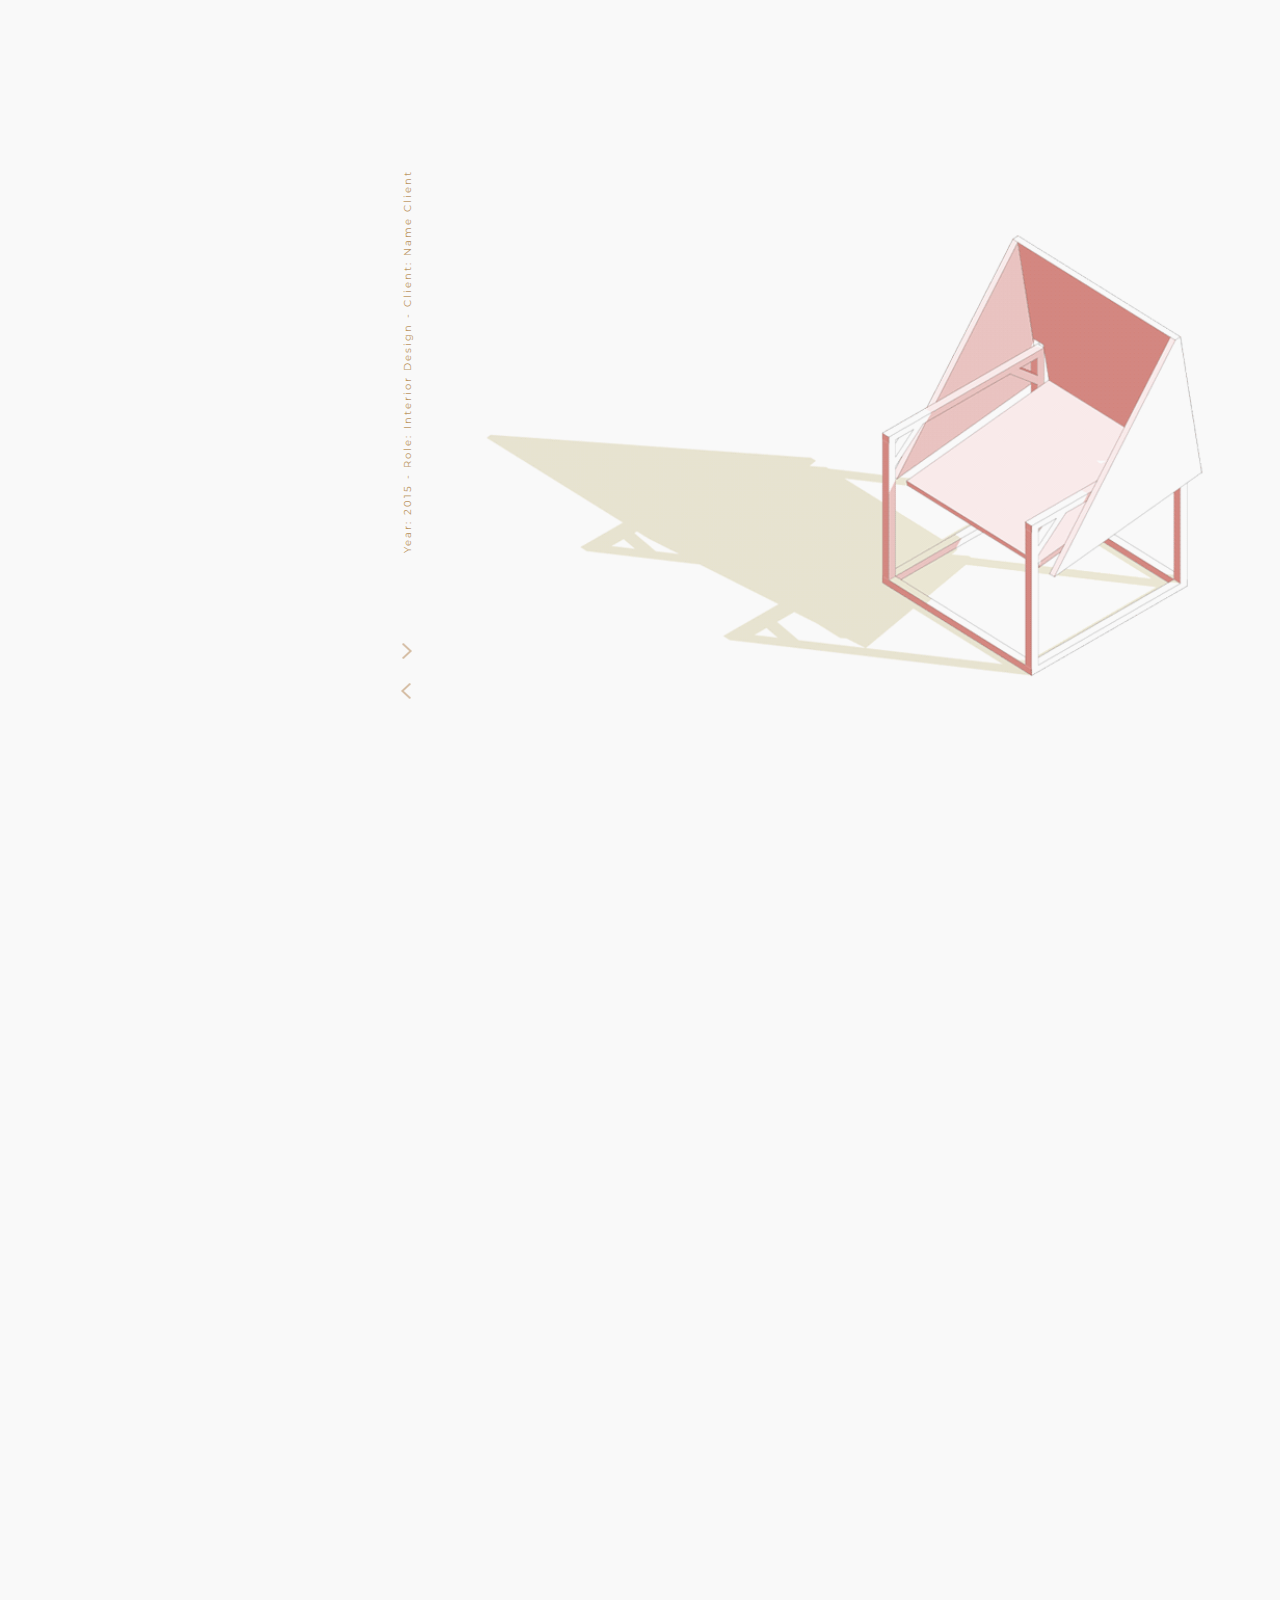
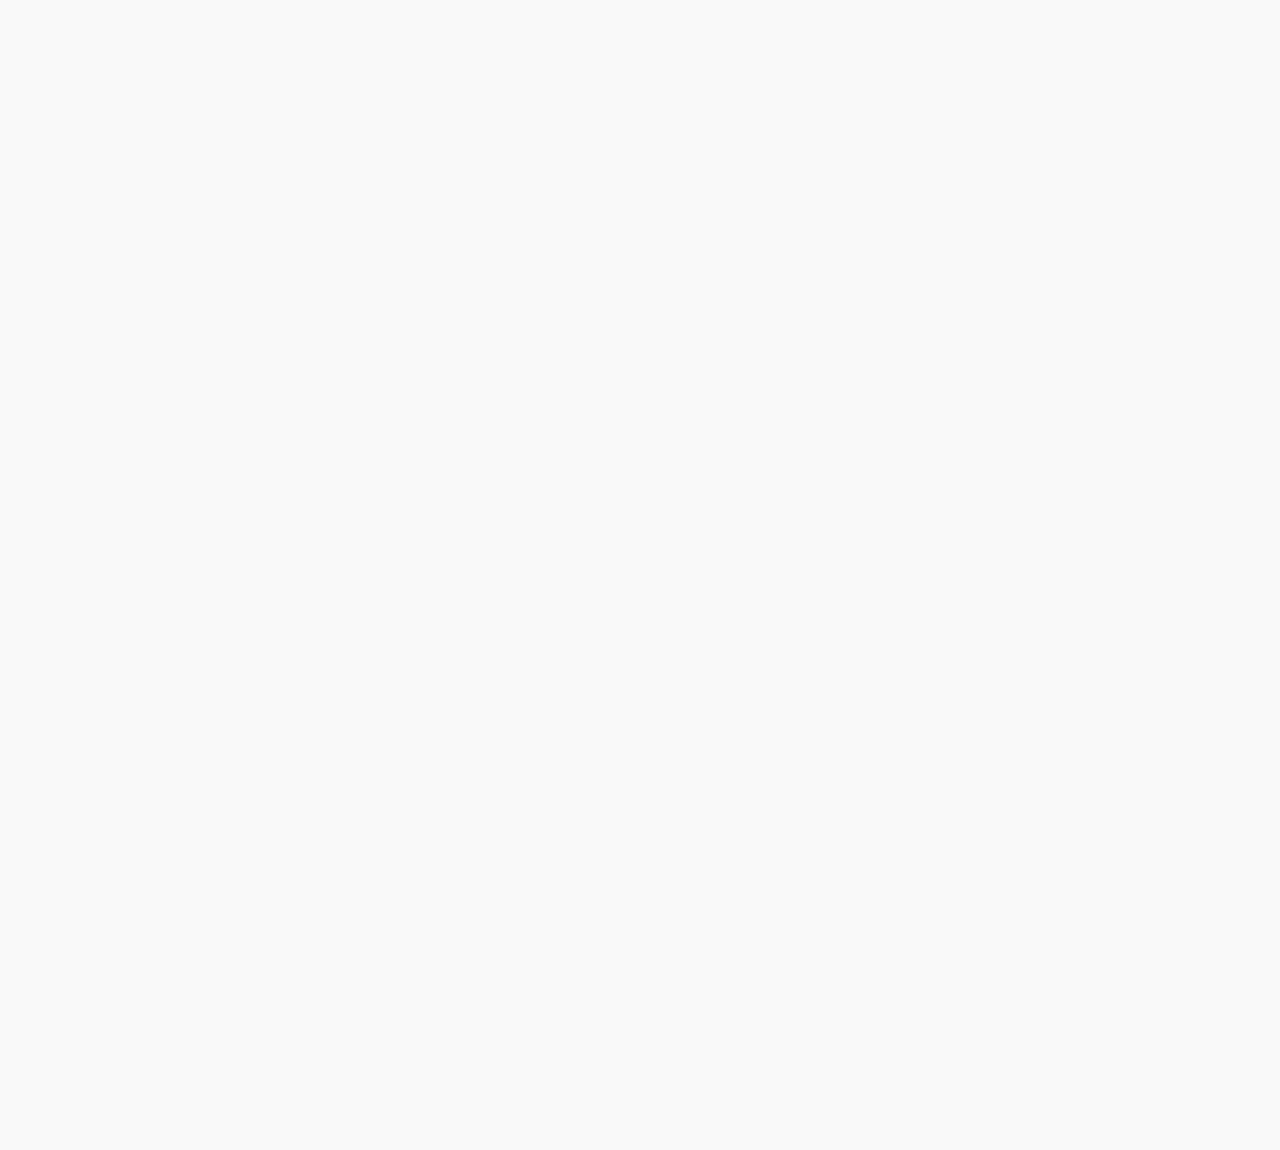
<file: bauhaus.html>
<!DOCTYPE html>
<html dir="ltr" lang="en-US">
<head>
	<meta charset="UTF-8">
	<title>Das Koncept - Design agency based in Munich / Milan
	</title>
	<meta name="description" content="Das Koncept - Design agency based in Munich / Milan">
	<meta name="author" content="Das Koncept - Design agency based in Munich / Milan">
	<meta property="og:url" content="http://www.daskoncept.com" />
	<meta property="og:type" content="website" />
	<meta property="og:title" content="Das Koncept - Design agency based in Munich / Milan" />
	<meta property="og:description" content="We are a multi-disciplinary award winning design agency based on Munich and Milan, working on creative projects in digital and interior design." />
	<meta property="og:image" content="http://www.daskoncept.com/img/cover.jpg" />
	<meta name="copyright" content="Das Koncept" />
	<meta name="robots" content="ALL" />
	<meta name="language" content="it" />
	<meta name="viewport" content="width=1024 , user-scalable=yes">
	<meta name="format-detection" content="telephone=no">
	<link rel="stylesheet" type="text/css" media="all" href="css/styling.css">
	<link rel="shortcut icon" href="img/favicon.ico" />
	<!--[if lt IE 9]>
		<script type="text/javascript" src="js/html5shiv.js"></script>
		<script type="text/javascript" src="js/css3-mediaqueries.min.js"></script>
	<![endif]-->
	<script type="text/javascript" src="js/modernizr-1.6.min.js">
	</script>
	<link rel="stylesheet" type="text/css" href="css/net.css" />
</head>
<body>
<!--div id="layout" style="width: 0px; margin-left: -832.5pxpx; margin-top: -1977px;"-->
	<div id="layout">
	<!-- NETF -->
	<section id="netf">
		<div id="net" class="net">
			<main>
				<div class="content content--fixed">
				</div>
				<div class="slideshow">
					<div class="slides">
						<div class="slide slide--current">
							<div class="slide__img" style="background-image: url(img/bauhaus.gif)">
							</div>
							<h2 class="slide__title">
							</h2>
							<p class="slide__desc">
							</p>
							<a class="slide__link" href="#">
							</a>
						</div>
						<div id="descrizione" class="descrizione">Year: 2015 - Role: Interior Design - Client: Name Client
						</div>
					</div>
					<nav class="slidenav">
						<button class="slidenav__item slidenav__item--prev">
							<span id="arrow-p" class="arrow-p">
							</span>
						</button>
						<button class="slidenav__item slidenav__item--next">
							<span id="arrow-n" class="arrow-n">
							</span>
						</button>
					</nav>
				</div>
			</main>
			<script src="js/demo.js">
			</script>
			<script src="js/imagesloaded.pkgd.min.js">
			</script>
			<script src="js/anime.min.js">
			</script>
			<script src="js/net.js">
			</script>
		</div>
	</section>
</div>
</body>
</html>
</file>
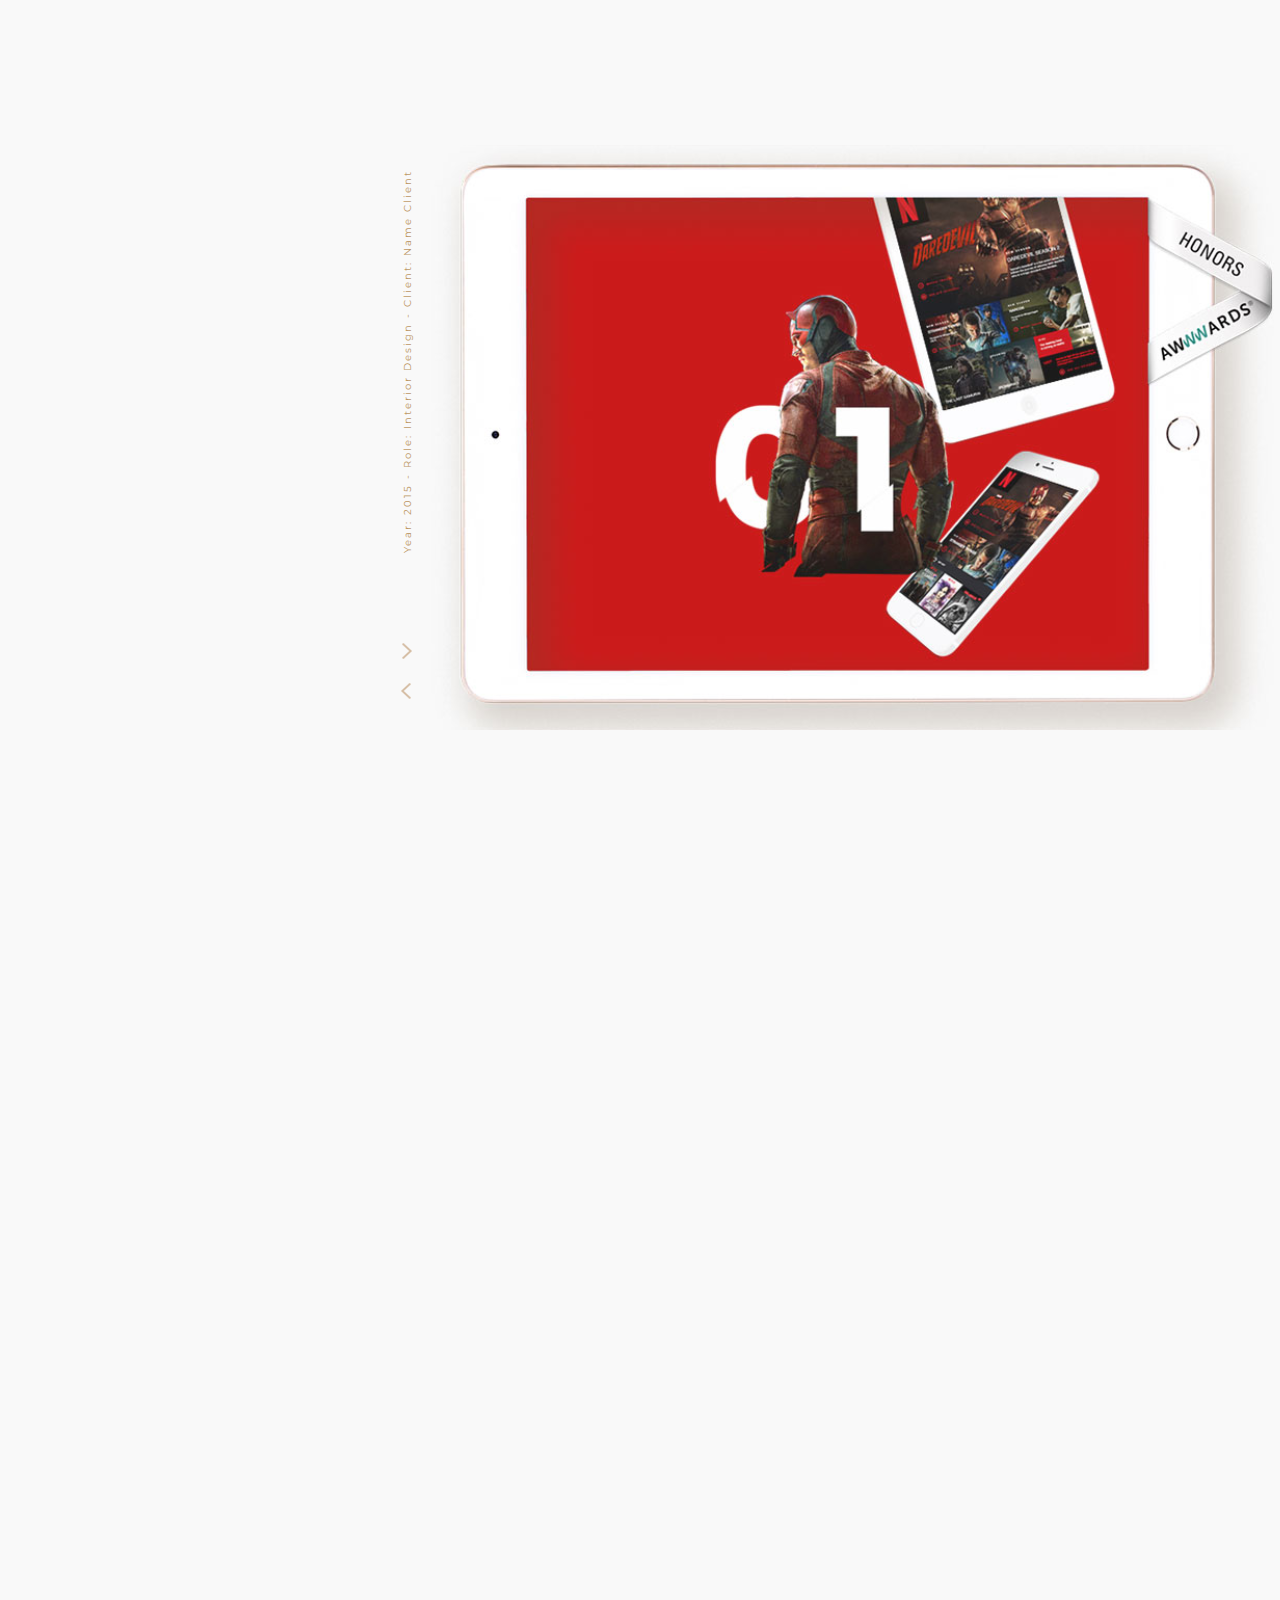
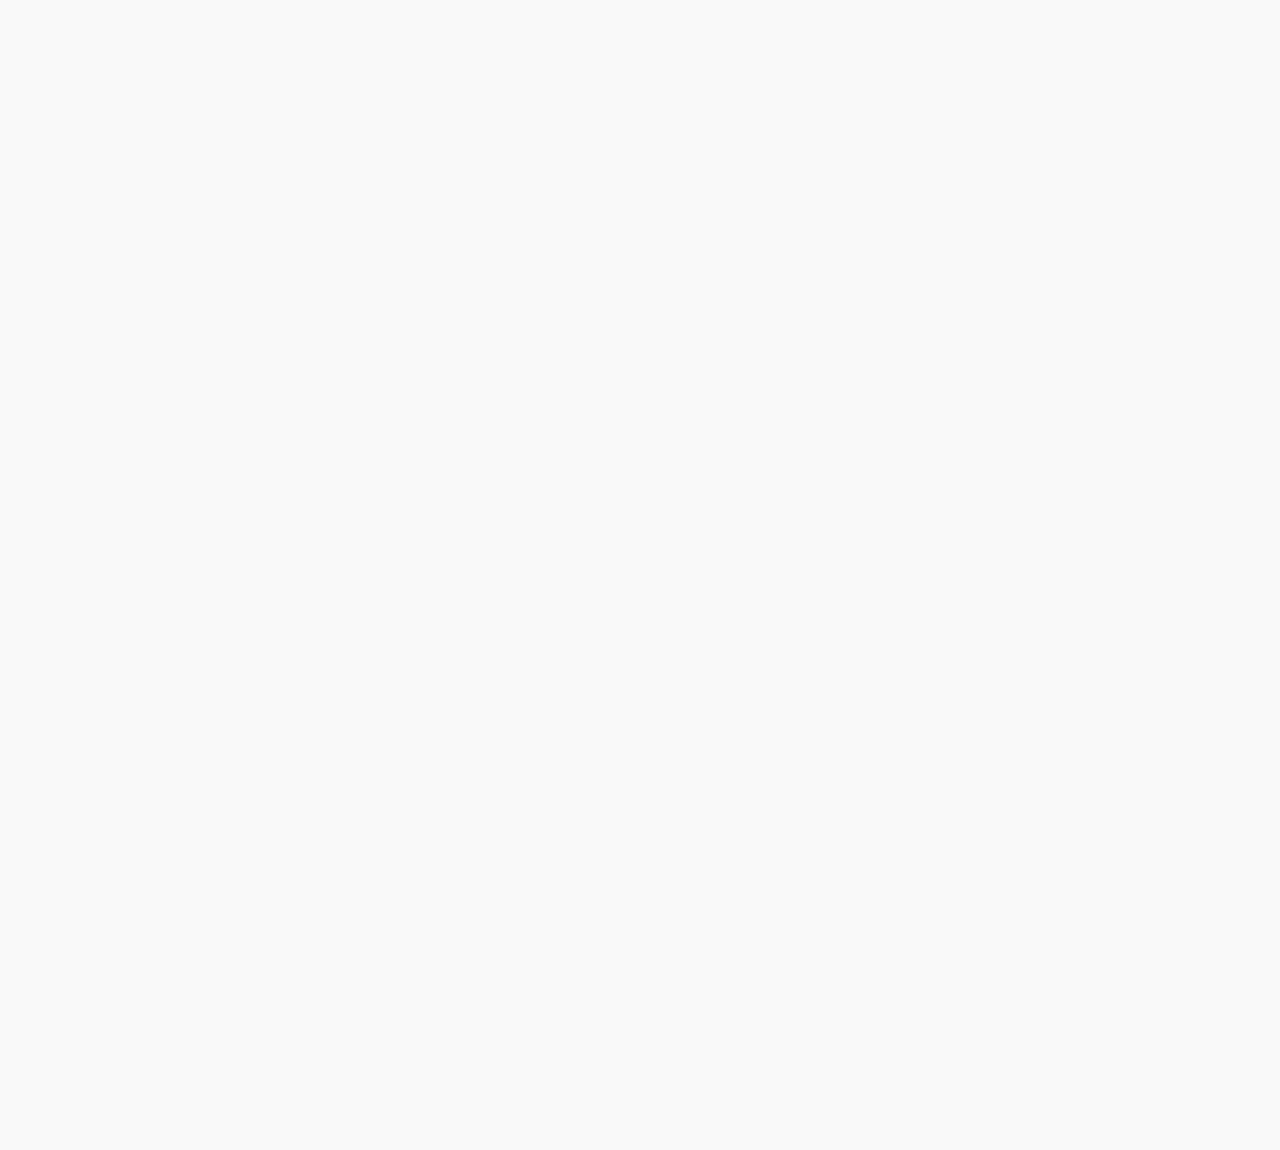
<file: net.html>
<!DOCTYPE html>
<html dir="ltr" lang="en-US">
<head>
	<meta charset="UTF-8">
	<title>Das Koncept - Design agency based in Munich / Milan</title>
	<meta name="description" content="Das Koncept - Design agency based in Munich / Milan">
	<meta name="author" content="Das Koncept - Design agency based in Munich / Milan">
	<meta property="og:url" content="http://www.daskoncept.com" />
	<meta property="og:type" content="website" />
	<meta property="og:title" content="Das Koncept - Design agency based in Munich / Milan" />
	<meta property="og:description" content="We are a multi-disciplinary award winning design agency based on Munich and Milan, working on creative projects in digital and interior design." />
	<meta property="og:image" content="http://www.daskoncept.com/img/cover.jpg" />
	<meta name="copyright" content="Das Koncept" />
	<meta name="robots" content="ALL" />
	<meta name="language" content="it" />
	<meta name="viewport" content="width=1024 , user-scalable=yes">
	<meta name="format-detection" content="telephone=no">
	<link rel="stylesheet" type="text/css" media="all" href="css/styling.css">
	<link rel="shortcut icon" href="img/favicon.ico" />
	<!--[if lt IE 9]>
		<script type="text/javascript" src="js/html5shiv.js"></script>
		<script type="text/javascript" src="js/css3-mediaqueries.min.js"></script>
	<![endif]-->
	<script type="text/javascript" src="js/modernizr-1.6.min.js"></script>
	<link rel="stylesheet" type="text/css" href="css/net.css" />
</head>
<body>
<!--div id="layout" style="width: 0px; margin-left: -832.5pxpx; margin-top: -1977px;"-->
	<div id="layout">
	<!-- NETF -->
		<section id="netf">
		<div id="net" class="net">
			<main>
				<div class="content content--fixed">
				</div>
				<div class="slideshow">
					<div class="slides">
						<div class="slide slide--current">
							<div class="slide__img" style="background-image: url(img/net01.jpg)"></div>
							<h2 class="slide__title"></h2>
							<p class="slide__desc"></p>
							<a class="slide__link" href="#"></a>
						</div>
						<div class="slide">
							<div class="slide__img" style="background-image: url(img/net02.jpg)"></div>
							<h2 class="slide__title"></h2>
							<p class="slide__desc"></p>
							<a class="slide__link" href="#"></a>
						</div>
						<div id="descrizione" class="descrizione">
							Year: 2015 - Role: Interior Design - Client: Name Client
						</div>
					</div>
					<nav class="slidenav">
						<button class="slidenav__item slidenav__item--prev">
							<span id="arrow-p" class="arrow-p"></span>
						</button>
						<button class="slidenav__item slidenav__item--next">
							<span id="arrow-n" class="arrow-n"></span>
						</button>
					</nav>
				</div>
			</main>
		</div>
	</section>
	</div>
	<script src="js/demo.js"></script>
	<script src="js/imagesloaded.pkgd.min.js"></script>
	<script src="js/anime.min.js"></script>
	<script src="js/net.js"></script>
</body>
</html>
</file>
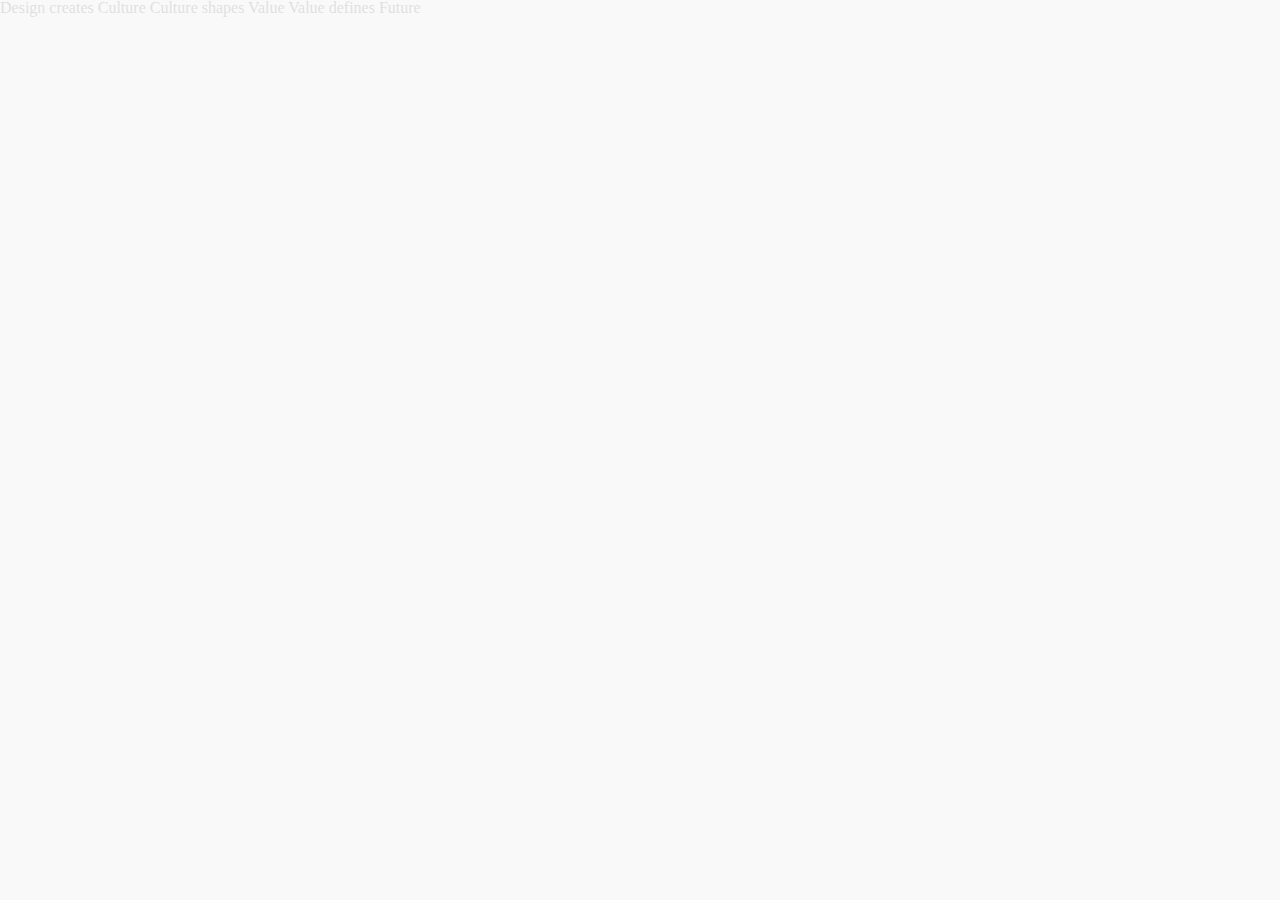
<file: test.html>
<!DOCTYPE html>
<html lang="en">
<head>
   <meta charset="UTF-8">
   <title>Title</title>
</head>
<body>
<link rel="stylesheet" href="css/style.css">
	<div class="dcv-wrapper-par">
		<div class="dcv-wrapper">
			<span class="credo dark designC">Design</span>
			<span class="credo middle createsC">creates</span>
			<span class="credo light cultureC first">Culture</span>
			<span class="credo dark cultureC second">Culture</span>
			<span class="credo middle shapesC">shapes</span>
			<span class="credo light valueC first">Value</span>
			<span class="credo dark valueC second">Value</span>
			<span class="credo middle definesC">defines</span>
			<span class="credo light futureC">Future</span>
		</div>
	</div>
</body>
</html>
</file>
<file: css/styling.css>
@import url('https://fonts.googleapis.com/css?family=Maven+Pro:700');

@import url('https://fonts.googleapis.com/css?family=Montserrat:400,600,700');

@import url('https://fonts.googleapis.com/css?family=Poppins:600');


.slidenet {margin-top:-140px; margin-left:-340px; }


.slidebau {margin-top:-140px; margin-left:-340px; }





.buttnet { width:200px; height:100px; top:5px; left:0; margin-left:-20px; z-index:1000; }



.descrizione {
	width:70%;
	margin-top:495px;
	font-family: 'Montserrat', sans-serif;
	left:50%;
	margin-left:-290px;
	color:#bc9663;
	letter-spacing:2px;
	white-space: 23px;
	line-height:1.5em;
	font-size:10px;
	text-align:right;
    -webkit-transform: rotate(-90.0deg);
    transform: rotate(-90.0deg);
}














.btn_home:hover {
  transition: 0.70s;
  -webkit-transition: 0.70s;
  -moz-transition: 0.70s;
  -ms-transition: 0.70s;
  -o-transition: 0.70s;
  transform-origin: 5% 30%;
  width: 56px;
  height: 60px;
  -webkit-transform: rotate(360deg);
  -moz-transform: rotate(360deg);
  -o-transform: rotate(360deg);
  -ms-transform: rotate(360deg);
  transform: rotate(360deg);
}


.net{ width:100%; height:380px; position:absolute; top:55px; left:0; margin-left:-720px; }


.icon-work{ width:26px; height:26px; position:absolute; top:50%; right:60px; z-index:200; }

.butt-share{ width:9px; height:88px; position:absolute; margin-top:50px; right:60px; z-index:200; }

.dreamon{ width:32px; height:107px; margin-left:70px; position:absolute; background-image:url(../img/dreamon.png); margin-top:65px; z-index:200; }

.and{ width:49px; height:30px; margin-left:40px; position:absolute; background-image:url(../img/and.png); margin-top:43px; z-index:200; }

.create{ width:188px; height:30px; margin-left:20px; position:absolute; background-image:url(../img/create.png); margin-top:43px; z-index:200; }





.culture{ width:410px; height:295px; margin-left:-70px; position:absolute; background-image:url(../img/img-culture.jpg); margin-top:-673px; z-index:20; }

.value{ width:504px; height:521px; margin-left:1167px; position:absolute; background-image:url(../img/img-value.jpg); margin-top:-33px; z-index:10; }

.future{ width:449px; height:288px; margin-left:530px; position:absolute; background-image:url(../img/img-future.jpg); margin-top:823px; z-index:5; }


.david{ width:860px; height:667px; margin-left:1680px; position:absolute; background-image:url(../img/david.jpg); margin-top:-50px; z-index:35; opacity:0; background-repeat:no-repeat; }





.arrow-n {
  background-image:url(../img/arrow-next.png);
  background-repeat:no-repeat;
  position: absolute;
  margin: auto;
  left:0px;
  margin-left:-138px;
  padding: 0;
  margin-top:513px;
  width: 10px;
  height:16px;
  text-align: center;
  z-index:2;
}
.arrow-p {
  background-image:url(../img/arrow-next.png);
  background-repeat:no-repeat;
  position: absolute;
  margin: auto;
  left:0px;
  margin-left:-139px;
  padding: 0;
  margin-top:553px;
  width: 10px;
  height:16px;
  text-align: center;
  z-index:2;
  -webkit-transform: rotate(180deg);
  transform: rotate(180deg);
  text-align: center;
}







.posmenu {
  position: absolute;
  margin-top:400px;
}

.tabhome {
  position: fixed;
  margin: auto;
  left:-130px;
  padding: 0;
  margin-top:-80px;
  width: 80px;
  display: block;
  -webkit-transform: rotate(-90.0deg);
  transform: rotate(-90.0deg);
  text-align: center;
}
.tabwhat {
  position: fixed;
  left:-130px;
  margin: auto;
  padding: 0;
  margin-top:-164px;
  width: 80px;
  display: block;
  -webkit-transform: rotate(-90.0deg);
  transform: rotate(-90.0deg);
  text-align: center;
}
.tabwe {
  position: fixed;
  left:-130px;
  margin: auto;
  padding: 0;
  margin-top:-240px;
  width: 80px;
  display: block;
  -webkit-transform: rotate(-90.0deg);
  transform: rotate(-90.0deg);
  text-align: center;
}
.tabhow {
  position: fixed;
  left:-130px;
  margin: auto;
  padding: 0;
  margin-top:-310px;
  width: 80px;
  display: block;
  -webkit-transform: rotate(-90.0deg);
  transform: rotate(-90.0deg);
  text-align: center;
}
.tabwhere {
  position: fixed;
  margin: auto;
  left:-130px;
  padding: 0;
  margin-top:-400px;
  width: 80px;
  display: block;
  -webkit-transform: rotate(-90.0deg);
  transform: rotate(-90.0deg);
  text-align: center;
}



.d-letter {
  background-image:url(../img/d.png);
  background-repeat:no-repeat;
  position: absolute;
  margin: auto;
  left:30px;
  padding: 0;
  margin-top:40px;
  width: 31px;
  height:48px;
  text-align: center;
  z-index:2000;
}
.d-frase {
  background-color:#0CC;
  background-repeat:no-repeat;
  position: absolute;
  margin: auto;
  left:130px;
  padding: 0;
  margin-top:40px;
  width: 231px;
  height:88px;
  text-align: center;
  z-index:2000;
  opacity:0;
}

/* RESET */
html, body, div, span, applet, object, iframe,
h1, h2, h3, h4, h5, h6, p, blockquote, pre,
a, abbr, acronym, address, big, cite, code,
del, dfn, em, img, ins, kbd, q, s, samp,
small, strike, strong, sub, sup, tt, var,
b, u, i, center,
dl, dt, dd, ol, ul, li,
fieldset, form, label, legend,
table, caption, tbody, tfoot, thead, tr, th, td,
article, aside, canvas, details, figcaption, figure,
footer, header, hgroup, menu, nav, section, summary,
time, mark, audio, video{margin:0; padding:0; border:0; outline:0; font-size:100%; font:inherit; vertical-align:baseline}
article, aside, details, figcaption, figure, footer, header, hgroup, menu, nav, section{display:block}
body{line-height:1}

body {
    background:0 0 repeat;
	background-color:#f9f9f9;
	width:100%;
	height:100%;
	opacity: 0.1;
}

ol, ul{list-style:none}
blockquote, q{quotes:none}
blockquote:before, blockquote:after,
q:before, q:after{content:''; content:none}
ins{text-decoration:none}
del{text-decoration:line-through}
table{border-collapse:collapse; border-spacing:0}

html, body{width:100%; height:100%; min-width:955px; min-height:600px; -webkit-font-smoothing: antialiased}
.clearfix:after { content: "."; display: block; clear: both; visibility: hidden; line-height: 0; height: 0; }
.clearfix { display: inline-block; }
html[xmlns] .clearfix { display: block; }
* html .clearfix { height: 1%; }
#wrapper{width:100%; height:100%; min-width:955px; min-height:600px; position:absolute; overflow:hidden; }
#wrapper h1{text-align:center; font-size:63px; color:#6a5546; letter-spacing:-1px; font-family:'sketch_blockbold'; margin-bottom:-10px; text-transform:uppercase;}

#main-nav{width:98px; height:99px; background:url('') 0 0 no-repeat; position:fixed; top:10px; left:20px; z-index:900}
#main-nav .btn_home{display:block; position:absolute; top:0; margin-top:-100px; margin-left:30px; left:0; width:46px; height:50px;}
#main-nav .btn_home a{display:block; width:46px; height:50px;}
#main-nav ul{position:relative; width:180px; margin:230px 0 0 10px; }
#main-nav ul li{text-align:center; color:red; font-family: 'Montserrat', sans-serif; font-weight:700; font-size:11px; /*margin-bottom:12px;*/ height:29px; letter-spacing:3px; cursor:pointer;}
#main-nav ul li a{text-decoration:none; color: #786d58; height:29px; display:block;}
#main-nav ul li a:hover, #main-nav ul li a.active{color:#bd9663; background:url('') center 11px no-repeat}
#main-nav .fb{position:absolute; bottom:18px; left:79px}
#main-nav .tw{position:absolute; bottom:18px; left:111px}
#news_menu{height:225px; width:205px; position:absolute; left:0; bottom:-230px;}
#news_menu a{cursor:pointer; display:block; width:100%; height:100%; text-decoration:none;}
#news_menu h2{background:#936a4f; height:24px; line-height:24px; padding:0 15px; color:#fff; font-size:18px; font-family:'kg_eyes_wide_openregular'; position:absolute; bottom:0; right:20px}

#layout{/*width:3465px;*/ width:4500px; height:2750px; position: relative; display:block;}
#layout > section {width:955px; height:600px; position: absolute; display:block;}




/* HOME */
#home{bottom: 350px; left: 1195px;}
.home{width:800px; height:537px; position:absolute; top:50%; left:50%; margin:-268px 0 0 -400px;}
.home img.titolo{margin-top:17px}

#home #footer{width:1013px; position:fixed; right:0; margin-right:20px; height:50px; bottom:25px}
#home #footer p a{color:#806443; text-decoration:none; font-size:13px;}
#home #footer p span{color:#725a44;}
#home #footer p span strong{color:#655b53; font-size:13px}
#home #footer ul{width:100%; height:28px; position:absolute; bottom:0; left:0}
#home #footer ul li{height:28px; line-height:28px; font-family: 'Montserrat', sans-serif; font-size:9px;  color:#786d58; letter-spacing:1px;}




#home #footer ul li a{text-decoration:none; color:#755838}
#home #footer ul li a:hover{text-decoration:none; color:#b33130;}
#home #footer ul li.right{float:right; margin-right:29px}










/*NETF*/
#netf{top:0; left:1050px;}
#netf .netf{width:732px; height:600px; position:absolute; top:50%; left:50%; margin:-300px 0 0 -366px;}








/*BAUHAUS*/
#bauhaus{top:0; left:3050px;}
#bauhaus .bauhaus{width:732px; height:600px; position:absolute; top:50%; left:50%; margin:-300px 0 0 -366px;}












/* PRIVATE LABEL */
#label{bottom:-350px; left:-355px;}
#label .loghi{position:absolute; top:-550px; left:-520px}
#label .private{width:100%; height:100%; min-width:955px; min-height:600px; position:absolute;}
#label .private #container{width:955px; height:600px; position:absolute; top:50%; left:50%; margin:-300px 0 0 -477px;}
#label .private .private .chiudi_private{display:block; width:214px; height:46px; background:url('../img/bg_link_hover.png'); color:#fff; position:relative; margin:0 auto 12px; text-align:center; font-family:'road_movieregular'; line-height:40px; cursor:pointer; font-size:24px; }
#label .private h1{text-align:center; font-size:63px; color:#6a5546; letter-spacing:-1px; font-family:'sketch_blockbold'; margin-bottom:-10px; position:relative;}
#label .private ul{height:265px; width:765px; display:block; margin:20px auto 0}
#label .private ul li{height:100%; position:relative; float:left; cursor:pointer;}
#label .private ul li img{position:relative; z-index:3}
#label .private ul li span{background:url('../img/private_link.png') center center no-repeat; position:absolute; bottom:0; text-align:center; height:35px; line-height:30px; width:163px; font-family:'road_movieregular'; font-size:18px; left:0; color:#fff}
#label .private ul li:hover span{background:url('../img/private_link_over.png') center center no-repeat;}
#label .private ul li .info{position:absolute; top:32px; z-index:4; display:none; background:url('../img/bg_info_hover.png') center center no-repeat; width:74px; height:74px; text-align:center; line-height:74px; font-size:18px; font-family:'novecento_widebookbold'; color:#fff; position:absolute;}
#label .private ul li:hover .info{display:block;}
#label .private ul li.pasta{width:218px;}
#label .private ul li.pasta img{margin-top:36px}
#label .private ul li.pasta span{left:16px;}
#label .private ul li.pasta .info{right:9px;}
#label .private ul li.pizza{width:288px; margin:0 -10px 0 28px;}
#label .private ul li.pizza span{left:38px;}
#label .private ul li.pizza .info{right:58px}
#label .private ul li.gelato{width:233px;}
#label .private ul li.gelato img{margin-top:63px}
#label .private ul li.gelato span{left:23px;}
#label .private ul li.gelato .info{right:14px;}
#label .private .certificazioni{width:509px; height:155px; margin:0 auto; background:url('../img/bg_cetificazioni_label.png') center top no-repeat; position:relative; z-index:2}
#label .private .certificazioni h2{font-family:'road_movieregular'; letter-spacing:12px; color:#8b7665; font-size:16px; text-align:center; padding-top:67px;}
#label .private .certificazioni ol{width:420px; margin:17px auto 0;}
#label .private .certificazioni ol li{float:left; margin-right:15px;}
#label .private .certificazioni ol li.last{margin-right:0}
#label .private .certificazioni ol li .cert01{margin-top:15px}
#label .private .certificazioni ol li .cert02{margin-top:7px}
#label .private .certificazioni ol li .cert03{margin-top:14px}
#label .private .lightbox{margin:-200px 0 0 -450px}















/*CONTATTI*/
#contatti{top:0; left:-250px;}
#contatti .contatti{width:100%; height:100%; position:absolute; margin-top:-80px; top:50%; left:50%;}

.everywhere{ text-align:center; font-family: 'Montserrat', sans-serif; font-size:11px; font-weight:700; color:#583c21; margin-top:300px; left:50%; margin-left:-940px; line-height:18px; letter-spacing:5px;}

.munich{ text-align:center; font-family: 'Maven Pro', sans-serif; font-size:23px; font-weight:700; color:#bd9663; margin-top:210px; margin-left:-700px; line-height:18px; letter-spacing:9px; z-index:200; }

.milan{ text-align:center; font-family: 'Maven Pro', sans-serif; font-size:23px; font-weight:700; color:#bd9663; margin-top:130px; margin-left:500px; line-height:18px; letter-spacing:9px; z-index:200; }


.img-munich{ width:712px; height:541px; margin-left:-660px; position:absolute; background-image:url(../img/img-munich.png); background-repeat:no-repeat; margin-top:-103px; z-index:1; }

.img-milan{ width:523px; height:616px; margin-left:100px; position:absolute; background-image:url(../img/img-milan.png); background-repeat:no-repeat; margin-top:-313px; z-index:1; }















/*PICSART*/
#picsart{top: 10px; left:2825px;}

.pic { width:110%; height:380px; position:absolute; top:5px; left:0; margin-left:-20px; background-color:#0C6; }















/*WE*/
#we{top:-345px; left:4505px;}
#we .we{width:100%; height:100%; position:absolute; top:10%; left:50%; margin:-68px 0 0 -40px; z-index:10}

.biayna {position:absolute; width:400px; height:320px; margin-left:100px; z-index:500; background-color:#CC0;}

.erebouni {position:absolute; width:400px; height:320px; margin-left:400px; z-index:500; background-color:#3C6;}

.giampiero {position:absolute; width:400px; height:320px; margin-left:400px; z-index:500; background-color:#03C;}













/* WHAT */
#what{bottom:-20px; left:3000px;}
#what .what{width:955px; height:600px; position:absolute; top:40%; left:50%; margin:-300px 0 0 -477px;}















@media only screen and (max-width:1024px){
	#main-nav{left:-20px; top:0}
	/*.lightbox{margin:-250px 0 0 -534px}*/
	#home .home{margin:0; left:164px; top:0;}
	#news_menu{display:none;}
	#comapny .comapny{margin-left:0; left:102px;}
	#download .download{margin-left:0; left:190px;}
	#news .news{margin-left:0; left:210px;}
	#food .food{margin-left:0; left:223px;}
	#prodotti .prodotti{margin-left:0; left:155px;}
	#prodotti .dettaglio{margin-left:0; left:190px;}

	#wrapper #footer{display:none;}
	#contatti .contatti{margin-left:0; left:190px;}
	.contatti #mappa{width:579px; left:93px; background:url('../img/mappa2.jpg.png') center center no-repeat;}
}

@media only screen and (max-height:744px){
	#news_menu{display:none;}
	#home #footer{display:none;}
}
















/* FRASI HOME */

.name {
  display: flex;
  margin-top:33px;
  margin-left:40px;
  position: absolute;
}
.name:before {
  content: '';
  width: 50%;
  opacity: 0.3;
  bottom: 0;
  height: 1px;
  left: 0;
  position: absolute;
}
.name .letter {
	font-family: 'Maven Pro', sans-serif;
	color:#bc9663;
	letter-spacing:6px;
	font-size:17px;
  display: inline-block;
  opacity: 0;
  -webkit-transform: scale(0.9);
          transform: scale(0.9);
}




.name2 {
  display: flex;
  margin-top:54px;
  margin-left:72px;
  position: absolute;
}
.name2:before {
  content: '';
  width: 50%;
  opacity: 0.3;
  bottom: 0;
  height: 1px;
  left: 0;
  position: absolute;
}
.name2 .letter2 {
	font-family: 'Maven Pro', sans-serif;
	color:#bc9663;
		letter-spacing:6px;
	font-size:17px;
  display: inline-block;
  opacity: 0;
  -webkit-transform: scale(0.9);
          transform: scale(0.9);
}









.name3 {
  display: flex;
  margin-top:33px;
  margin-left:52px;
  position: absolute;
}
.name3:before {
  content: '';
  width: 50%;
  opacity: 0.3;
  bottom: 0;
  height: 1px;
  left: 0;
  position: absolute;
}
.name3 .letter3 {
	font-family: 'Maven Pro', sans-serif;
	color:#bc9663;
		letter-spacing:6px;
	font-size:17px;
  display: inline-block;
  opacity: 0;
  -webkit-transform: scale(0.9);
          transform: scale(0.9);
}






.name4 {
  display: flex;
  margin-top:33px;
  margin-left:52px;
  position: absolute;
}
.name4:before {
  content: '';
  width: 50%;
  opacity: 0.3;
  bottom: 0;
  height: 1px;
  left: 0;
  position: absolute;
}
.name4 .letter4 {
	font-family: 'Maven Pro', sans-serif;
	color:#bc9663;
		letter-spacing:6px;
	font-size:17px;
  display: inline-block;
  opacity: 0;
  -webkit-transform: scale(0.9);
          transform: scale(0.9);
}






.name5 {
  display: flex;
  margin-top:57px;
  margin-left:99px;
  position: absolute;
}
.name5:before {
  content: '';
  width: 50%;
  opacity: 0.3;
  bottom: 0;
  height: 1px;
  left: 0;
  position: absolute;
}
.name5 .letter5 {
	font-family: 'Maven Pro', sans-serif;
	color:#bc9663;
		letter-spacing:6px;
	font-size:17px;
  display: inline-block;
  opacity: 0;
  -webkit-transform: scale(0.9);
          transform: scale(0.9);
}





.name6 {
  display: flex;
  margin-top:80px;
  margin-left:64px;
  position: absolute;
}
.name6:before {
  content: '';
  width: 50%;
  opacity: 0.3;
  bottom: 0;
  height: 1px;
  left: 0;
  position: absolute;
}
.name6 .letter6 {
	font-family: 'Maven Pro', sans-serif;
	color:#bc9663;
		letter-spacing:6px;
	font-size:17px;
  display: inline-block;
  opacity: 0;
  -webkit-transform: scale(0.9);
          transform: scale(0.9);
}
</file>
<file: css/net.css>
*::after,
*::before {
	box-sizing: border-box;
}



/* Fade effect */
.js body {
	opacity: 0;
	transition: opacity 0.3s;
}

.js body.render {
	opacity: 1;
}

/* Page Loader */
.js .loading::before {
	content: '';
	position: fixed;
	z-index: 100000;
	top: 0;
	left: 0;
	width: 100%;
	height: 100%;
	background: var(--color-bg);
}

.js .loading::after {
	content: '';
	position: fixed;
	z-index: 100000;
	top: 50%;
	left: 50%;
	width: 60px;
	height: 60px;
	margin: -30px 0 0 -30px;
	pointer-events: none;
	border-radius: 50%;
	opacity: 0.4;
	background: var(--color-link);
	animation: loaderAnim 0.7s linear infinite alternate forwards;
}

@keyframes loaderAnim {
	to {
		opacity: 1;
		transform: scale3d(0.5,0.5,1);
	}
}

a {
	text-decoration: none;
	color: var(--color-link);
	outline: none;
}

a:hover,
a:focus {
	color: var(--color-link-hover);
	outline: none;
}

.hidden {
	position: absolute;
	overflow: hidden;
	width: 0;
	height: 0;
	pointer-events: none;
}



main {
	position: relative;
	width: 100%;
	height: 100%;
}

.content {
	position: relative;
	display: flex;
	justify-content: center;
	align-items: center;
	margin: 0 auto;
	width: 100%;
	height: 100%;
}

.content--fixed {
	position: fixed;
	z-index: 10000;
	top: 0;
	left: 0;
	display: grid;
	align-content: space-between;
	width: 100%;
	max-width: none;
	min-height: 0;
	height: 100%;
	padding: 1.5em;
	pointer-events: none;
	grid-template-columns: 50% 50%;
	grid-template-rows: auto auto 4em;
	grid-template-areas: 'header github'
	'... ...'
	'... demos';
}

.content--fixed a {
	pointer-events: auto;
}



.demos {
	position: relative;
	display: block;
	align-self: end;
	text-align: center;
	grid-area: demos;
}

.demo {
	margin: 0 0.15em;
}

.demo:hover,
.demo:focus {
	opacity: 0.5;
}

.demo span {
	white-space: nowrap;
	text-transform: lowercase;
	pointer-events: none;
}

.demo span::before {
	content: '#';
}

a.demo--current {
	pointer-events: none;
}





.slideshow {
	width: 110%;
	height: 220%;
	margin-top: -20px;
	position: absolute;
	overflow:hidden;
}

.slides {
	position: absolute;
	width: 100%;
	height: 100%;
}

.slide {
	position: absolute;
	width: 90%;
	height: 70%;
	margin-top:70px;
	opacity: 0;
	pointer-events: none;
	display: flex;
	flex-direction: column;
	align-content: center;
	justify-content: center;
	align-items: center;
}

.slide--current {
	opacity: 1;
	pointer-events: auto;
}

.slide__img {
	position: absolute;
	top: 40px;
	left: 35px;
	width: 100%;
	height: 100%;
	background-size: cover;
	background-position: 50% 50%;
}

.slidenav {
	position: absolute;
	width: 300px;
	margin-left: 0px;
	left: 20%;
	top: 50px;
	text-align: center;
	overflow:visible;
	padding: 2em;
	z-index:2000;
}

.slidenav__item {
	border: 0;
	background: none;
	font-weight: bold;
	color: var(--color-nav);
	z-index:2000;
}

.slidenav__item:focus {
	outline: none;
}

.slidenav__item:hover {
	color: var(--color-nav-hover);
}

.shape {
	position: absolute;
	width: 100%;
	height: 100%;
	fill: var(--color-shape-fill);
	top: 0;
	pointer-events: none;
}

.slide__title {
	position: relative;
	font-size: var(--fontsize-stitle);
	margin: 0;
	cursor: default;
	line-height: 1;
	color: var(--color-stitle);
}

.slide__desc {
	position: relative;
	font-size: 1.5em;
	margin: 0 0 2em 0;
	cursor: default;
	color: var(--color-sdesc);
	padding: 0 1em;
	text-align: center;
}

.slide__link {
	position: relative;
	font-size: 1em;
	font-weight: bold;
	padding: 1em 2em;
	display: block;
	color: var(--color-slink);
	background: var(--color-slink-bg);
	transition: color 0.3s, background 0.3s;
}

.slide__link:hover {
	color: var(--color-slink-hover);
	background: var(--color-slink-hover-bg);
}

@media screen and (min-width: 55em) {
	.demos {
		display: flex;
		justify-self: end;
	}
	.demo {
		display: block;
		width: 17px;
		height: 17px;
		margin: 0 4px;
		border-radius: 50%;
		background: var(--color-link);
	}
	a.demo--current {
		background: var(--color-link-hover);
	}
	.demo span {
		line-height: 1;
		position: absolute;
		right: 100%;
		display: none;
		margin: 0 1em 0 0;
	}
	.demo--current span {
		display: block;
	}
}

@media screen and (max-width: 55em) {
	body {
		padding: 0 0 4em 0;
	}
	.content {
		flex-direction: column;
		height: auto;
		min-height: 0;
		padding-bottom: 10em;
	}
	.content--fixed {
		position: relative;
		z-index: 1000;
		display: block;
		padding: 0.85em;
	}
	.slide__desc {
		font-size: 1em;
	}
	.slide__link {
		font-size: 0.85em;
	}
}
</file>
